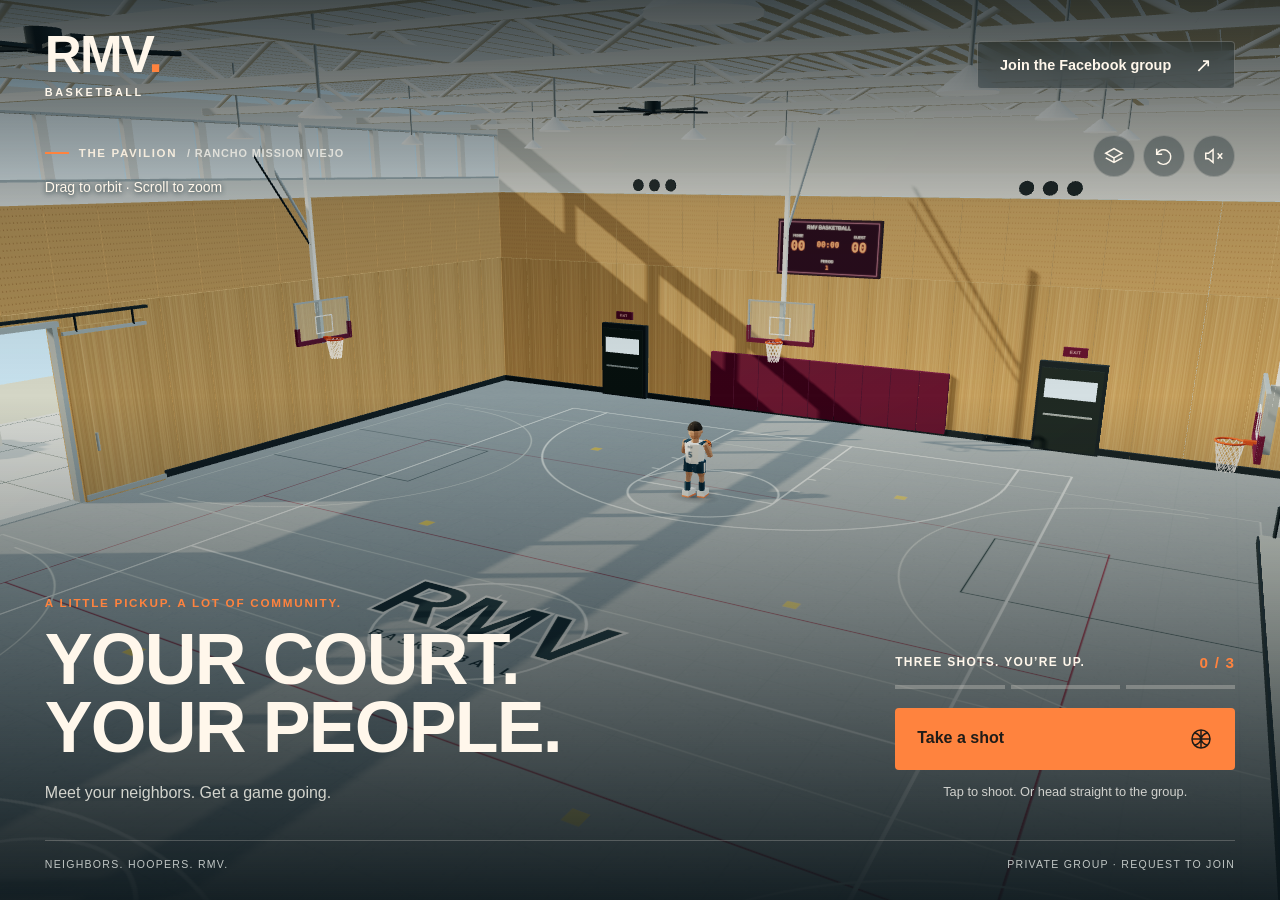
<file: index.html>
<!doctype html>
<html lang="en">
<head>
  <meta charset="utf-8">
  <!-- Google tag (gtag.js) -->
  <script async src="https://www.googletagmanager.com/gtag/js?id=G-855PPNGNJT"></script>
  <script>
    window.dataLayer = window.dataLayer || [];
    function gtag(){dataLayer.push(arguments);}
    gtag('js', new Date());

    gtag('config', 'G-855PPNGNJT');
  </script>
  <meta name="viewport" content="width=device-width, initial-scale=1, viewport-fit=cover">
  <meta name="theme-color" content="#172329">
  <meta name="rmv-build" content="2.0-open-gym">
  <meta name="description" content="RMV Basketball. Take a shot at the Pavilion, then connect with your Rancho Mission Viejo basketball community on Facebook.">
  <title>RMV Basketball | See you on the court</title>
  <link rel="icon" href="data:,">
  <link rel="stylesheet" href="styles.css?v=2">
  <script defer src="config.js?v=2"></script>
  <script defer src="assets/three.min.js"></script>
  <script defer src="court.js?v=2"></script>
</head>
<body>
  <main id="experience">
    <div class="court-backdrop" aria-hidden="true"></div>
    <canvas id="court" tabindex="0" aria-label="Pavilion 3D gym. Drag to orbit, pinch or scroll to zoom. Two-finger drag or shift-drag to move. Arrow keys rotate, plus and minus zoom, zero resets. Use Take a shot to shoot."></canvas>
    <div class="shade" aria-hidden="true"></div>

    <header class="masthead">
      <a class="brand" href="./" aria-label="RMV Basketball home">
        <img id="custom-logo" alt="RMV Basketball" hidden>
        <span id="wordmark"><strong>RMV<span class="brand-period">.</span></strong><span>BASKETBALL</span></span>
      </a>
      <a class="group-link join-link" href="https://www.facebook.com/groups/2160237271120966" target="_blank" rel="noopener noreferrer">Join the Facebook group <span aria-hidden="true">↗</span></a>
    </header>

    <div class="venue-label"><span class="label-rule" aria-hidden="true"></span> THE PAVILION <span class="venue-detail"> / RANCHO MISSION VIEJO</span></div>

    <div class="view-tools" role="group" aria-label="Court controls">
      <button id="view-button" class="icon-button" type="button" aria-label="Switch to courtside camera" title="Change camera" disabled>
        <svg viewBox="0 0 24 24" fill="none" stroke="currentColor" stroke-width="1.6" aria-hidden="true"><path d="m3 9 9-5 9 5-9 5-9-5Z M3 14l9 5 9-5 M12 14v5"/></svg>
      </button>
      <button id="reset-view" class="icon-button" type="button" aria-label="Reset camera to the wide view" title="Reset view" disabled>
        <svg viewBox="0 0 24 24" fill="none" stroke="currentColor" stroke-width="1.6" aria-hidden="true"><path d="M4 10a8 8 0 1 1 1 8M4 4v6h6"/></svg>
      </button>
      <button id="sound-button" class="icon-button" type="button" aria-label="Turn sound on" aria-pressed="false" title="Sound off">
        <svg viewBox="0 0 24 24" fill="none" stroke="currentColor" stroke-width="1.6" aria-hidden="true"><path d="M11 5 6 9H3v6h3l5 4V5Z"/><path id="sound-off-mark" d="m16 9 5 6m0-6-5 6"/><path id="sound-on-mark" d="M15 8a6 6 0 0 1 0 8m3-11a10 10 0 0 1 0 14" style="display:none"/></svg>
      </button>
    </div>
    <p class="orbit-hint" id="drag-hint">Drag to orbit · Scroll to zoom</p>

    <section class="bottom-panel" aria-label="Take a shot and join the community">
      <div class="intro">
        <p class="eyebrow">A LITTLE PICKUP. A LOT OF COMMUNITY.</p>
        <h1>Your court.<br> Your people.</h1>
        <p class="intro-detail">Meet your neighbors. Get a game going.</p>
      </div>
      <div class="play-panel">
        <div id="play-content">
          <div class="shot-heading"><span id="shot-label">THREE SHOTS. YOU’RE UP.</span><span id="shot-count" aria-label="0 of 3 shots made">0 / 3</span></div>
          <div class="shot-track" aria-hidden="true"><span></span><span></span><span></span></div>
          <button type="button" id="shoot-button" class="shoot-button" disabled><span id="shoot-text">Opening the gym…</span><svg viewBox="0 0 24 24" fill="none" stroke="currentColor" stroke-width="1.5" aria-hidden="true"><circle cx="12" cy="12" r="9"/><path d="M3 12h18M12 3v18M5.7 5.7c8 3 8 9.6 0 12.6m12.6-12.6c-8 3-8 9.6 0 12.6"/></svg></button>
          <p class="play-hint" id="play-hint">Tap to shoot. Or head straight to the group.</p>
        </div>
        <div id="success-content" hidden>
          <p class="eyebrow">THREE FOR THREE.</p>
          <h2>You’re ready to run.</h2>
          <a href="https://www.facebook.com/groups/2160237271120966" target="_blank" rel="noopener noreferrer" class="shoot-button join-link">Join the Facebook group <span aria-hidden="true">↗</span></a>
          <button id="play-again" class="text-button" type="button">Shoot again</button>
        </div>
      </div>
    </section>

    <footer class="footer"><span>NEIGHBORS. HOOPERS. RMV.</span><span>PRIVATE GROUP · REQUEST TO JOIN</span></footer>
    <div id="announcement" class="sr-only" role="status" aria-live="polite" aria-atomic="true"></div>
    <div id="shot-feedback" class="shot-feedback" aria-hidden="true"></div>
    <div id="notice" class="notice" role="status" hidden></div>
    <noscript><div class="no-script">Turn on JavaScript to play, or <a href="https://www.facebook.com/groups/2160237271120966">join our Facebook group</a>.</div></noscript>
  </main>

  <dialog id="join-dialog" aria-labelledby="join-title" aria-describedby="join-description">
    <button id="close-dialog" type="button" class="close-dialog" aria-label="Close">×</button>
    <p class="eyebrow">RMV BASKETBALL</p>
    <h2 id="join-title">See you on the court.</h2>
    <p id="join-description">The private Facebook group link hasn’t been added to this preview yet.</p>
    <p class="setup-note">The site owner can add it in <code>config.js</code>. Joining the group will still require approval on Facebook.</p>
    <button id="back-to-court" type="button" class="shoot-button">Back to the court</button>
  </dialog>
</body>
</html>
</file>
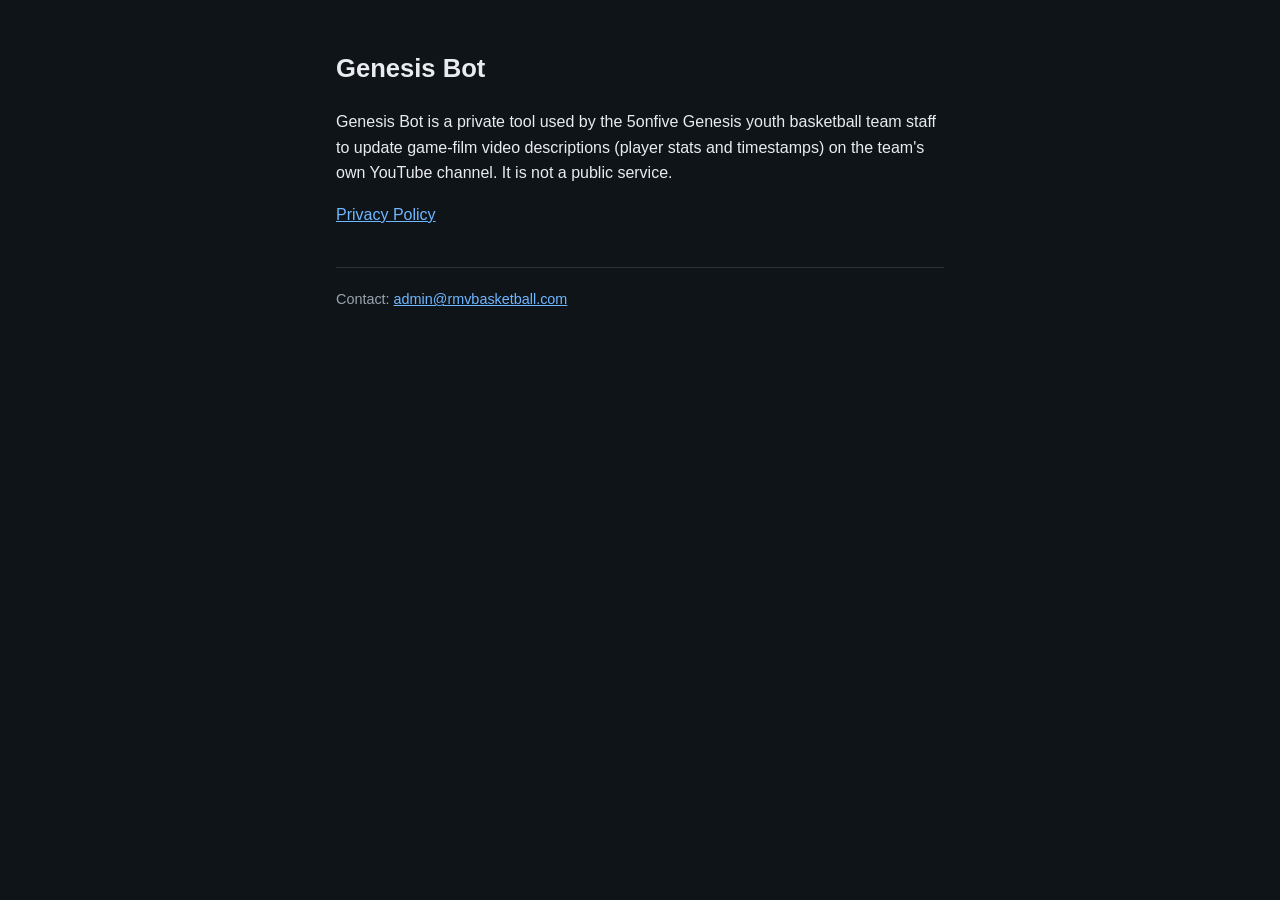
<file: genesis-bot/index.html>
<!doctype html>
<html lang="en">
<head>
<meta charset="utf-8">
<!-- Google tag (gtag.js) -->
<script async src="https://www.googletagmanager.com/gtag/js?id=G-855PPNGNJT"></script>
<script>
  window.dataLayer = window.dataLayer || [];
  function gtag(){dataLayer.push(arguments);}
  gtag('js', new Date());

  gtag('config', 'G-855PPNGNJT');
</script>
<meta name="viewport" content="width=device-width, initial-scale=1">
<title>Genesis Bot</title>
<meta name="robots" content="noindex">
<style>
  :root { color-scheme: light dark; }
  body {
    margin: 0;
    padding: 3rem 1.25rem;
    background: #0f1419;
    color: #e8ecef;
    font: 16px/1.6 -apple-system, BlinkMacSystemFont, "Segoe UI", Helvetica, Arial, sans-serif;
  }
  main {
    max-width: 38rem;
    margin: 0 auto;
  }
  h1 {
    font-size: 1.6rem;
    margin: 0 0 1.25rem;
  }
  p {
    margin: 0 0 1rem;
  }
  a {
    color: #6fb7ff;
  }
  footer {
    margin-top: 2.5rem;
    padding-top: 1.25rem;
    border-top: 1px solid rgba(255,255,255,.12);
    font-size: .9rem;
    color: #9aa4ad;
  }
</style>
</head>
<body>
<main>
  <h1>Genesis Bot</h1>
  <p>Genesis Bot is a private tool used by the 5onfive Genesis youth basketball team staff to update game-film video descriptions (player stats and timestamps) on the team's own YouTube channel. It is not a public service.</p>
  <p><a href="/genesis-bot/privacy">Privacy Policy</a></p>
  <footer>Contact: <a href="mailto:admin@rmvbasketball.com">admin@rmvbasketball.com</a></footer>
</main>
</body>
</html>
</file>
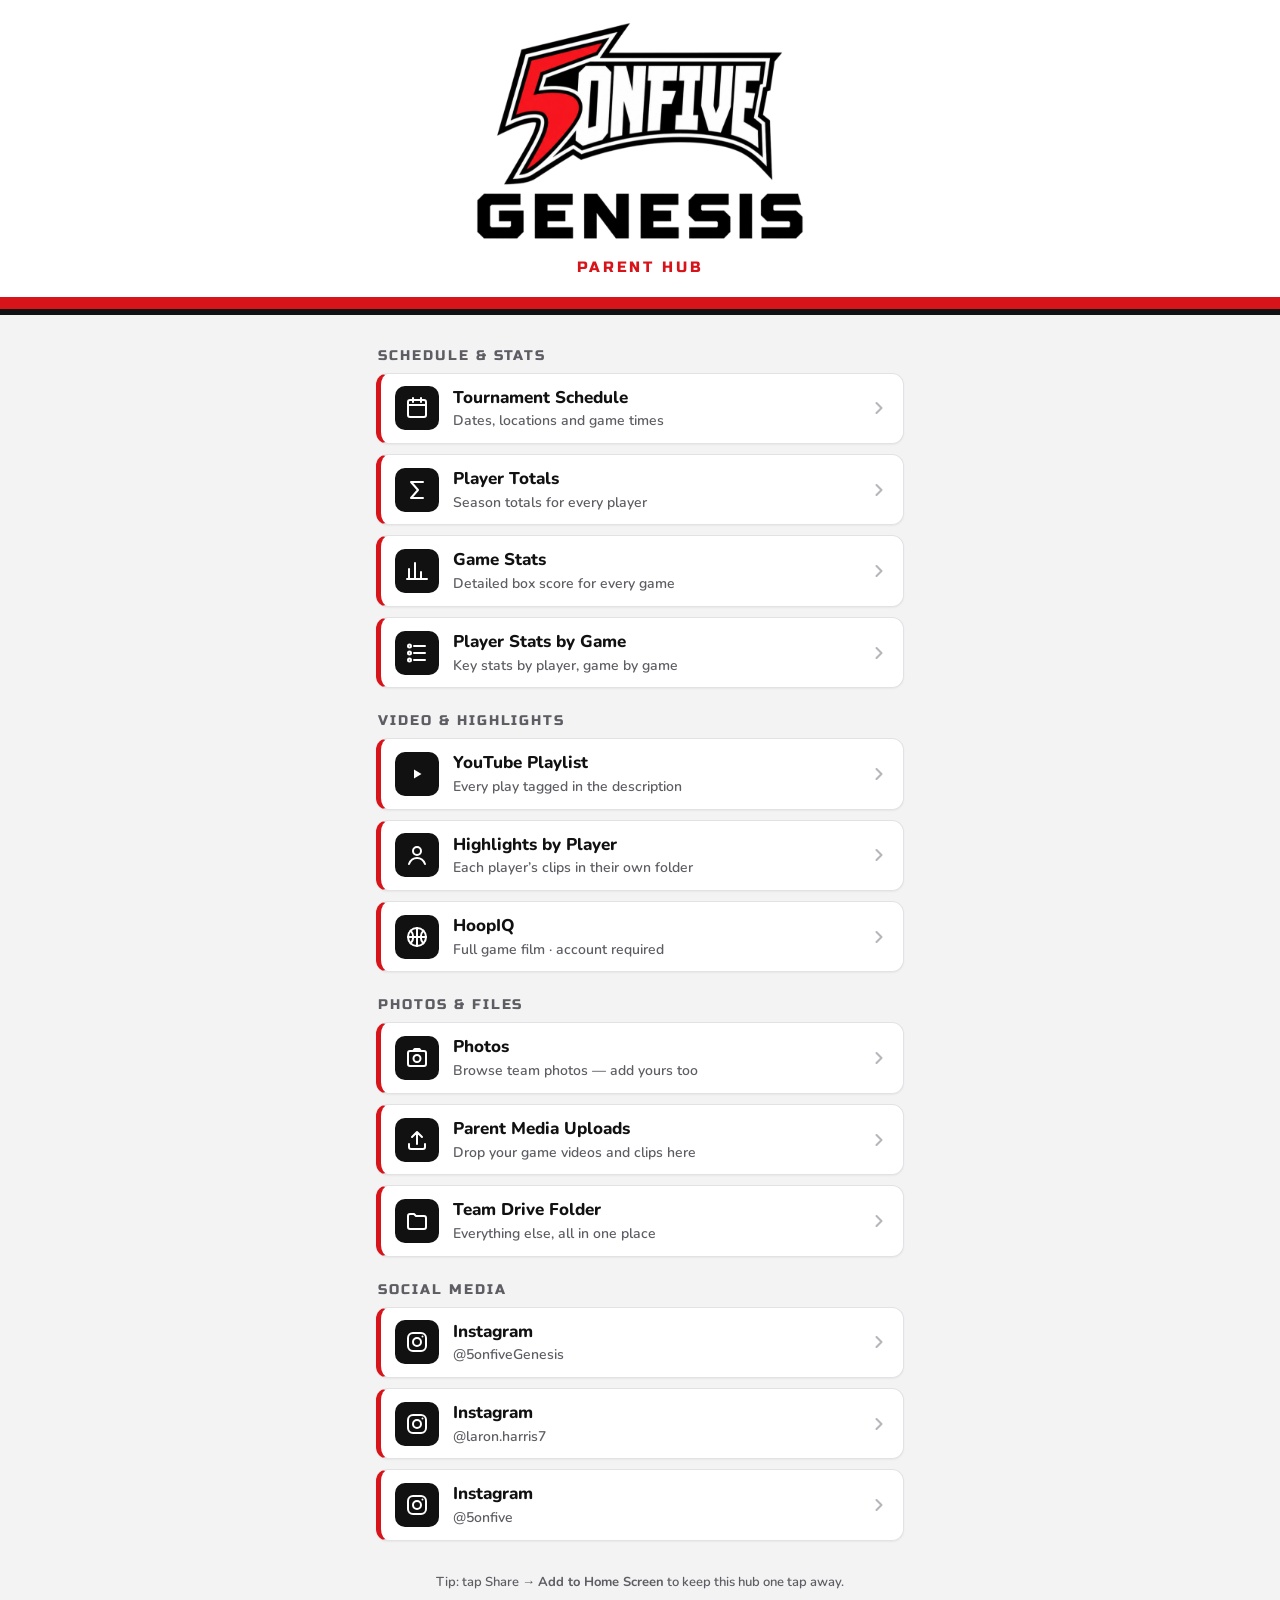
<file: genesis/index.html>
<!doctype html>
<html lang="en">
<head>
<meta charset="utf-8">
<!-- Google tag (gtag.js) -->
<script async src="https://www.googletagmanager.com/gtag/js?id=G-855PPNGNJT"></script>
<script>
  window.dataLayer = window.dataLayer || [];
  function gtag(){dataLayer.push(arguments);}
  gtag('js', new Date());

  gtag('config', 'G-855PPNGNJT');
</script>
<meta name="viewport" content="width=device-width, initial-scale=1, viewport-fit=cover">
<title>5onfive Genesis | Parent Hub</title>
<meta name="description" content="Schedule, stats, highlights and photos for 5onfive Genesis families.">
<meta name="robots" content="noindex">
<meta name="theme-color" content="#d7141a">
<link rel="icon" type="image/png" sizes="32x32" href="icon-32.png">
<link rel="icon" type="image/png" sizes="192x192" href="icon-192.png">
<link rel="apple-touch-icon" href="apple-touch-icon.png">
<meta property="og:title" content="5onfive Genesis | Parent Hub">
<meta property="og:description" content="Schedule, stats, highlights and photos for 5onfive Genesis families.">
<meta property="og:image" content="https://rmvbasketball.com/genesis/logo.png">
<link rel="preconnect" href="https://fonts.googleapis.com">
<link rel="preconnect" href="https://fonts.gstatic.com" crossorigin>
<link href="https://fonts.googleapis.com/css2?family=Russo+One&family=Nunito:wght@600;800&display=swap" rel="stylesheet">
<style>
  :root {
    --red: #d7141a;
    --red-dark: #a80e13;
    --ink: #111;
    --muted: #5d5d63;
    --bg: #f3f3f4;
    --card: #fff;
    --line: #e2e2e5;
  }
  * { box-sizing: border-box; }
  html { -webkit-text-size-adjust: 100%; }
  body {
    margin: 0;
    background: var(--bg);
    color: var(--ink);
    font: 600 16px/1.4 "Nunito", -apple-system, BlinkMacSystemFont, "Segoe UI", Helvetica, Arial, sans-serif;
  }
  header {
    background: #fff;
    border-bottom: 6px solid var(--ink);
    box-shadow: inset 0 -12px 0 var(--red);
    padding: max(20px, env(safe-area-inset-top)) 16px 34px;
    text-align: center;
  }
  header img {
    display: block;
    width: min(78vw, 340px);
    height: auto;
    margin: 0 auto;
  }
  .tag {
    margin: 10px 0 0;
    font: 15px/1 "Russo One", sans-serif;
    letter-spacing: .18em;
    text-transform: uppercase;
    color: var(--red);
  }
  .stats {
    max-width: 380px;
    margin: 16px auto 0;
    padding: 14px 16px;
    background: var(--ink);
    color: #fff;
    border-radius: 12px;
    border-bottom: 4px solid var(--red);
  }
  .stats[hidden] { display: none; }
  .stats-top {
    margin: 0;
    font: 22px/1.2 "Russo One", sans-serif;
    letter-spacing: .02em;
  }
  .stats-top span { color: #ff4a4f; }
  .stats p.sub {
    margin: 6px 0 0;
    font-size: 14px;
    color: #c9c9ce;
  }
  .stats p.sub b { color: #fff; font-weight: 800; }
  main {
    max-width: 560px;
    margin: 0 auto;
    padding: 8px 16px max(32px, env(safe-area-inset-bottom));
  }
  h2 {
    margin: 26px 2px 10px;
    font: 14px/1 "Russo One", sans-serif;
    letter-spacing: .14em;
    text-transform: uppercase;
    color: var(--muted);
  }
  ul { list-style: none; margin: 0; padding: 0; display: grid; gap: 10px; }
  a.link {
    display: flex;
    align-items: center;
    gap: 14px;
    min-height: 68px;
    padding: 12px 14px;
    background: var(--card);
    border: 1px solid var(--line);
    border-left: 5px solid var(--red);
    border-radius: 12px;
    color: inherit;
    text-decoration: none;
    box-shadow: 0 1px 2px rgba(0,0,0,.05);
    transition: transform .08s ease, box-shadow .15s ease;
    -webkit-tap-highlight-color: transparent;
  }
  a.link:hover { box-shadow: 0 4px 14px rgba(0,0,0,.09); }
  a.link:active { transform: scale(.985); background: #fafafa; }
  a.link:focus-visible { outline: 3px solid var(--red); outline-offset: 2px; }
  .ic {
    flex: none;
    display: grid;
    place-items: center;
    width: 44px;
    height: 44px;
    border-radius: 10px;
    background: var(--ink);
    color: #fff;
  }
  .ic svg { width: 24px; height: 24px; }
  .txt { flex: 1; min-width: 0; }
  .txt b {
    display: block;
    font-weight: 800;
    font-size: 17px;
  }
  .txt small {
    display: block;
    margin-top: 2px;
    font-size: 14px;
    color: var(--muted);
  }
  .go { flex: none; color: #b5b5ba; }
  .go svg { width: 20px; height: 20px; display: block; }
  footer {
    margin-top: 32px;
    text-align: center;
    font-size: 13px;
    color: var(--muted);
  }
  footer a { color: var(--muted); }
</style>
</head>
<body>
<header>
  <img src="logo.png" alt="5onfive Genesis" width="900" height="608">
  <p class="tag">Parent Hub</p>
  <section class="stats" id="stats" hidden aria-label="Team record">
    <p class="stats-top" id="stats-top"></p>
    <p class="sub" id="stats-last"></p>
    <p class="sub" id="stats-next"></p>
  </section>
</header>

<main>
  <h2>Schedule &amp; Stats</h2>
  <ul>
    <li><a class="link" data-resource-id="tournament_schedule" data-resource-name="Tournament Schedule" href="https://docs.google.com/spreadsheets/d/e/2PACX-1vRu1mfYznYUAy9sA20Zt8zdQ_U7P5Pwsdx9Coiqmq8VKDl9HMzajCp8z4xYgDdsR7TzJ9TImkvv5-pW/pubhtml?gid=1234132806&amp;single=true" target="_blank" rel="noopener">
      <span class="ic"><svg viewBox="0 0 24 24" fill="none" stroke="currentColor" stroke-width="2" stroke-linecap="round" stroke-linejoin="round"><rect x="3" y="4" width="18" height="17" rx="2"/><path d="M3 9h18M8 2v4M16 2v4"/></svg></span>
      <span class="txt"><b>Tournament Schedule</b><small>Dates, locations and game times</small></span>
      <span class="go"><svg viewBox="0 0 24 24" fill="none" stroke="currentColor" stroke-width="2.5" stroke-linecap="round" stroke-linejoin="round"><path d="M9 6l6 6-6 6"/></svg></span>
    </a></li>
    <li><a class="link" data-resource-id="player_totals" data-resource-name="Player Totals" href="https://docs.google.com/spreadsheets/d/1IJBvDpZnr4U_8tZpZ1Ian4axJaXi1-wY3WsWJtBFaB0/edit?gid=216998967#gid=216998967" target="_blank" rel="noopener">
      <span class="ic"><svg viewBox="0 0 24 24" fill="none" stroke="currentColor" stroke-width="2" stroke-linecap="round" stroke-linejoin="round"><path d="M18 4H6l7 8-7 8h12"/></svg></span>
      <span class="txt"><b>Player Totals</b><small>Season totals for every player</small></span>
      <span class="go"><svg viewBox="0 0 24 24" fill="none" stroke="currentColor" stroke-width="2.5" stroke-linecap="round" stroke-linejoin="round"><path d="M9 6l6 6-6 6"/></svg></span>
    </a></li>
    <li><a class="link" data-resource-id="game_stats" data-resource-name="Game Stats" href="https://docs.google.com/spreadsheets/d/1IJBvDpZnr4U_8tZpZ1Ian4axJaXi1-wY3WsWJtBFaB0/edit?gid=1626147551#gid=1626147551" target="_blank" rel="noopener">
      <span class="ic"><svg viewBox="0 0 24 24" fill="none" stroke="currentColor" stroke-width="2" stroke-linecap="round" stroke-linejoin="round"><path d="M4 20V10M10 20V4M16 20v-7M22 20H2"/></svg></span>
      <span class="txt"><b>Game Stats</b><small>Detailed box score for every game</small></span>
      <span class="go"><svg viewBox="0 0 24 24" fill="none" stroke="currentColor" stroke-width="2.5" stroke-linecap="round" stroke-linejoin="round"><path d="M9 6l6 6-6 6"/></svg></span>
    </a></li>
    <li><a class="link" data-resource-id="player_stats_by_game" data-resource-name="Player Stats by Game" href="https://docs.google.com/spreadsheets/d/1IJBvDpZnr4U_8tZpZ1Ian4axJaXi1-wY3WsWJtBFaB0/edit?gid=368082465#gid=368082465" target="_blank" rel="noopener">
      <span class="ic"><svg viewBox="0 0 24 24" fill="none" stroke="currentColor" stroke-width="2" stroke-linecap="round" stroke-linejoin="round"><path d="M9 5h11M9 12h11M9 19h11"/><circle cx="4.5" cy="5" r="1.5"/><circle cx="4.5" cy="12" r="1.5"/><circle cx="4.5" cy="19" r="1.5"/></svg></span>
      <span class="txt"><b>Player Stats by Game</b><small>Key stats by player, game by game</small></span>
      <span class="go"><svg viewBox="0 0 24 24" fill="none" stroke="currentColor" stroke-width="2.5" stroke-linecap="round" stroke-linejoin="round"><path d="M9 6l6 6-6 6"/></svg></span>
    </a></li>
  </ul>

  <h2>Video &amp; Highlights</h2>
  <ul>
    <li><a class="link" data-resource-id="youtube_playlist" data-resource-name="YouTube Playlist" href="https://www.youtube.com/playlist?list=PLYD8C1cKeXj8" target="_blank" rel="noopener">
      <span class="ic"><svg viewBox="0 0 24 24" fill="currentColor"><path d="M9 7.5v9l7.5-4.5z"/></svg></span>
      <span class="txt"><b>YouTube Playlist</b><small>Every play tagged in the description</small></span>
      <span class="go"><svg viewBox="0 0 24 24" fill="none" stroke="currentColor" stroke-width="2.5" stroke-linecap="round" stroke-linejoin="round"><path d="M9 6l6 6-6 6"/></svg></span>
    </a></li>
    <li><a class="link" data-resource-id="player_highlights" data-resource-name="Highlights by Player" href="https://drive.google.com/drive/folders/1Wk9XouaRnO8XKXpqp2Cbbs1EIx5ZUti7" target="_blank" rel="noopener">
      <span class="ic"><svg viewBox="0 0 24 24" fill="none" stroke="currentColor" stroke-width="2" stroke-linecap="round" stroke-linejoin="round"><circle cx="12" cy="8" r="4"/><path d="M4 21c1.5-4 4.5-6 8-6s6.5 2 8 6"/></svg></span>
      <span class="txt"><b>Highlights by Player</b><small>Each player&rsquo;s clips in their own folder</small></span>
      <span class="go"><svg viewBox="0 0 24 24" fill="none" stroke="currentColor" stroke-width="2.5" stroke-linecap="round" stroke-linejoin="round"><path d="M9 6l6 6-6 6"/></svg></span>
    </a></li>
    <li><a class="link" data-resource-id="hoopiq" data-resource-name="HoopIQ" href="https://www.hoopiq.ai/teams/9u-5onfive-genesis-3rd-grade-fec6a6" target="_blank" rel="noopener">
      <span class="ic"><svg viewBox="0 0 24 24" fill="none" stroke="currentColor" stroke-width="2" stroke-linecap="round" stroke-linejoin="round"><circle cx="12" cy="12" r="9"/><path d="M3 12h18M12 3v18M5.6 5.6c3.5 3.5 3.5 9.3 0 12.8M18.4 5.6c-3.5 3.5-3.5 9.3 0 12.8"/></svg></span>
      <span class="txt"><b>HoopIQ</b><small>Full game film &middot; account required</small></span>
      <span class="go"><svg viewBox="0 0 24 24" fill="none" stroke="currentColor" stroke-width="2.5" stroke-linecap="round" stroke-linejoin="round"><path d="M9 6l6 6-6 6"/></svg></span>
    </a></li>
  </ul>

  <h2>Photos &amp; Files</h2>
  <ul>
    <li><a class="link" data-resource-id="photos" data-resource-name="Photos" href="https://drive.google.com/drive/folders/1XebxAbqqfCRDYB5h-umUJcCZqZ1bGBGo" target="_blank" rel="noopener">
      <span class="ic"><svg viewBox="0 0 24 24" fill="none" stroke="currentColor" stroke-width="2" stroke-linecap="round" stroke-linejoin="round"><rect x="3" y="5" width="18" height="15" rx="2"/><circle cx="12" cy="12.5" r="3.5"/><path d="M8 5l1.5-2h5L16 5"/></svg></span>
      <span class="txt"><b>Photos</b><small>Browse team photos &mdash; add yours too</small></span>
      <span class="go"><svg viewBox="0 0 24 24" fill="none" stroke="currentColor" stroke-width="2.5" stroke-linecap="round" stroke-linejoin="round"><path d="M9 6l6 6-6 6"/></svg></span>
    </a></li>
    <li><a class="link" data-resource-id="media_uploads" data-resource-name="Parent Media Uploads" href="https://drive.google.com/drive/folders/17-MlHnLdk_bNa5anBGT7KfllnN1E2ANd?usp=sharing" target="_blank" rel="noopener">
      <span class="ic"><svg viewBox="0 0 24 24" fill="none" stroke="currentColor" stroke-width="2" stroke-linecap="round" stroke-linejoin="round"><path d="M12 16V4M7 9l5-5 5 5M4 16v3a2 2 0 0 0 2 2h12a2 2 0 0 0 2-2v-3"/></svg></span>
      <span class="txt"><b>Parent Media Uploads</b><small>Drop your game videos and clips here</small></span>
      <span class="go"><svg viewBox="0 0 24 24" fill="none" stroke="currentColor" stroke-width="2.5" stroke-linecap="round" stroke-linejoin="round"><path d="M9 6l6 6-6 6"/></svg></span>
    </a></li>
    <li><a class="link" data-resource-id="team_drive" data-resource-name="Team Drive Folder" href="https://drive.google.com/drive/folders/1rJV8hPYOsyaeI5cToEjPWz4FcU3yebGw" target="_blank" rel="noopener">
      <span class="ic"><svg viewBox="0 0 24 24" fill="none" stroke="currentColor" stroke-width="2" stroke-linecap="round" stroke-linejoin="round"><path d="M3 7a2 2 0 0 1 2-2h4l2 2h8a2 2 0 0 1 2 2v9a2 2 0 0 1-2 2H5a2 2 0 0 1-2-2z"/></svg></span>
      <span class="txt"><b>Team Drive Folder</b><small>Everything else, all in one place</small></span>
      <span class="go"><svg viewBox="0 0 24 24" fill="none" stroke="currentColor" stroke-width="2.5" stroke-linecap="round" stroke-linejoin="round"><path d="M9 6l6 6-6 6"/></svg></span>
    </a></li>
  </ul>

  <h2>Social Media</h2>
  <ul>
    <li><a class="link" data-resource-id="instagram_5onfivegenesis" data-resource-name="Instagram (@5onfiveGenesis)" href="https://www.instagram.com/5onfiveGenesis" target="_blank" rel="noopener">
      <span class="ic"><svg viewBox="0 0 24 24" fill="none" stroke="currentColor" stroke-width="2" stroke-linecap="round" stroke-linejoin="round"><rect x="3" y="3" width="18" height="18" rx="5"/><circle cx="12" cy="12" r="4"/><circle cx="17.5" cy="6.5" r="1" fill="currentColor" stroke="none"/></svg></span>
      <span class="txt"><b>Instagram</b><small>@5onfiveGenesis</small></span>
      <span class="go"><svg viewBox="0 0 24 24" fill="none" stroke="currentColor" stroke-width="2.5" stroke-linecap="round" stroke-linejoin="round"><path d="M9 6l6 6-6 6"/></svg></span>
    </a></li>
    <li><a class="link" data-resource-id="instagram_laron_harris7" data-resource-name="Instagram (@laron.harris7)" href="https://www.instagram.com/laron.harris7" target="_blank" rel="noopener">
      <span class="ic"><svg viewBox="0 0 24 24" fill="none" stroke="currentColor" stroke-width="2" stroke-linecap="round" stroke-linejoin="round"><rect x="3" y="3" width="18" height="18" rx="5"/><circle cx="12" cy="12" r="4"/><circle cx="17.5" cy="6.5" r="1" fill="currentColor" stroke="none"/></svg></span>
      <span class="txt"><b>Instagram</b><small>@laron.harris7</small></span>
      <span class="go"><svg viewBox="0 0 24 24" fill="none" stroke="currentColor" stroke-width="2.5" stroke-linecap="round" stroke-linejoin="round"><path d="M9 6l6 6-6 6"/></svg></span>
    </a></li>
    <li><a class="link" data-resource-id="instagram_5onfive" data-resource-name="Instagram (@5onfive)" href="https://www.instagram.com/5onfive" target="_blank" rel="noopener">
      <span class="ic"><svg viewBox="0 0 24 24" fill="none" stroke="currentColor" stroke-width="2" stroke-linecap="round" stroke-linejoin="round"><rect x="3" y="3" width="18" height="18" rx="5"/><circle cx="12" cy="12" r="4"/><circle cx="17.5" cy="6.5" r="1" fill="currentColor" stroke="none"/></svg></span>
      <span class="txt"><b>Instagram</b><small>@5onfive</small></span>
      <span class="go"><svg viewBox="0 0 24 24" fill="none" stroke="currentColor" stroke-width="2.5" stroke-linecap="round" stroke-linejoin="round"><path d="M9 6l6 6-6 6"/></svg></span>
    </a></li>
  </ul>

  <footer>Tip: tap Share &rarr; <b>Add to Home Screen</b> to keep this hub one tap away.</footer>
</main>
<script>
// Stats strip: row 1 of the published sheet is headers, row 2 is values.
// Any failure (network, CORS, bad data) leaves the strip hidden.
(function () {
  var CSV = "https://docs.google.com/spreadsheets/d/e/2PACX-1vRu1mfYznYUAy9sA20Zt8zdQ_U7P5Pwsdx9Coiqmq8VKDl9HMzajCp8z4xYgDdsR7TzJ9TImkvv5-pW/pub?gid=862729038&single=true&output=csv";

  // RFC 4180-style parser: quoted fields may hold commas, newlines and "" escapes.
  function parseCSV(text) {
    var rows = [], row = [], field = "", q = false, i = 0, c;
    text = text.replace(/^﻿/, "");
    while (i < text.length) {
      c = text[i++];
      if (q) {
        if (c === '"') {
          if (text[i] === '"') { field += '"'; i++; } else q = false;
        } else field += c;
      } else if (c === '"') q = true;
      else if (c === ",") { row.push(field); field = ""; }
      else if (c === "\n" || c === "\r") {
        if (c === "\r" && text[i] === "\n") i++;
        row.push(field); rows.push(row); row = []; field = "";
      } else field += c;
    }
    if (field || row.length) { row.push(field); rows.push(row); }
    return rows;
  }

  function line(el, label, parts, sep) {
    parts = parts.filter(Boolean);
    if (!parts.length) { el.hidden = true; return; }
    var b = document.createElement("b");
    b.textContent = label + ": ";
    el.appendChild(b);
    el.appendChild(document.createTextNode(parts.join(sep)));
  }

  // Keep the strip to one line: first three words, minus a dangling "&" or "-".
  function shortName(s) {
    return s.split(/\s+/).slice(0, 3).join(" ").replace(/\s+[&\-–—]$/, "");
  }

  var opts = { cache: "no-store" };
  if (window.AbortSignal && AbortSignal.timeout) opts.signal = AbortSignal.timeout(8000);
  fetch(CSV + "&t=" + Date.now(), opts)
    .then(function (r) { if (!r.ok) throw r.status; return r.text(); })
    .then(function (text) {
      var rows = parseCSV(text);
      if (rows.length < 2) return;
      var d = {};
      rows[0].forEach(function (h, k) { d[h.trim()] = (rows[1][k] || "").trim(); });
      if (!d.Trophies && !d.Record) return;

      var top = document.getElementById("stats-top");
      top.appendChild(document.createTextNode("🏆 " + (d.Trophies || "0") + " · Record "));
      var rec = document.createElement("span");
      rec.textContent = d.Record || "–";
      top.appendChild(rec);
      // Prefer the per-tournament summary; fall back to the single last game
      // until the sheet has the Last Tournament / Last Weekend columns.
      var last = document.getElementById("stats-last");
      if (d["Last Tournament"]) line(last, "Last", [shortName(d["Last Tournament"]), d["Last Weekend"]], " ");
      else line(last, "Last", [d["Last Game"], d["Last Result"]], " — ");
      line(document.getElementById("stats-next"), "Next", [d["Next Tournament"], d["Next Dates"]], ", ");
      document.getElementById("stats").hidden = false;
    })
    .catch(function () {});
})();
</script>
<script>
// Genesis resource-click tracking: one delegated listener covers every
// [data-resource-id] link, including nested icon/text spans (event bubbling)
// and keyboard activation (Enter on a focused link fires a native "click"
// too). Never blocks navigation -- no preventDefault/stopPropagation, so
// GA4 Enhanced Measurement's own outbound-click "click" event still fires
// independently alongside this one.
(function () {
  function stripQuery(url) {
    try {
      var u = new URL(url, location.href);
      return u.origin + u.pathname;
    } catch (e) { return url; }
  }
  document.addEventListener("click", function (e) {
    try {
      var link = e.target.closest && e.target.closest("[data-resource-id]");
      if (!link || !window.gtag) return;
      var dest = link.href || "";
      var external = true;
      try { external = new URL(dest, location.href).hostname !== location.hostname; } catch (e2) {}
      gtag("event", "genesis_resource_click", {
        resource_id: link.dataset.resourceId,
        resource_name: link.dataset.resourceName,
        destination_url: stripQuery(dest),
        link_type: external ? "external" : "internal"
      });
    } catch (e3) {}
  });
})();
</script>
</body>
</html>
</file>
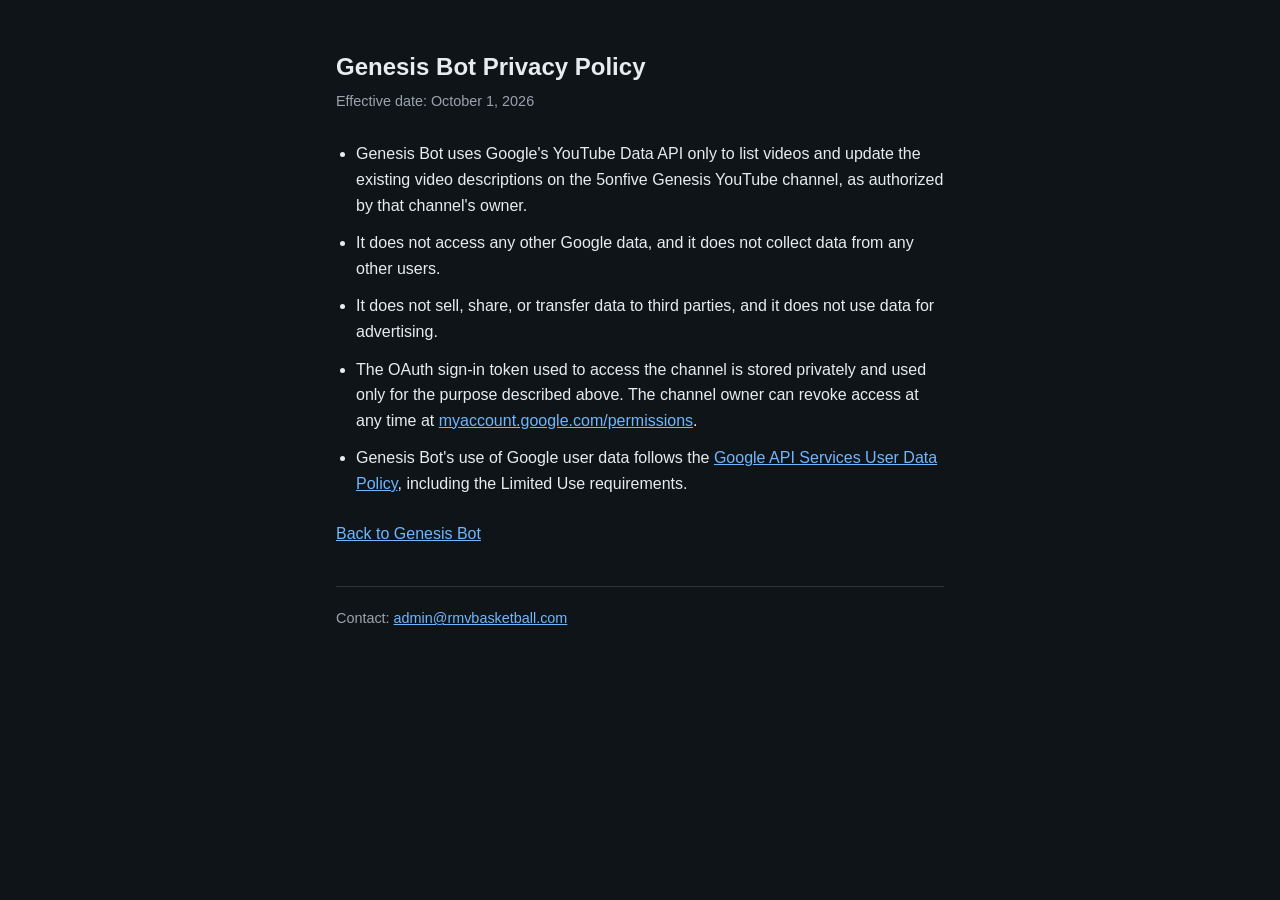
<file: genesis-bot/privacy/index.html>
<!doctype html>
<html lang="en">
<head>
<meta charset="utf-8">
<!-- Google tag (gtag.js) -->
<script async src="https://www.googletagmanager.com/gtag/js?id=G-855PPNGNJT"></script>
<script>
  window.dataLayer = window.dataLayer || [];
  function gtag(){dataLayer.push(arguments);}
  gtag('js', new Date());

  gtag('config', 'G-855PPNGNJT');
</script>
<meta name="viewport" content="width=device-width, initial-scale=1">
<title>Genesis Bot Privacy Policy</title>
<meta name="robots" content="noindex">
<style>
  :root { color-scheme: light dark; }
  body {
    margin: 0;
    padding: 3rem 1.25rem;
    background: #0f1419;
    color: #e8ecef;
    font: 16px/1.6 -apple-system, BlinkMacSystemFont, "Segoe UI", Helvetica, Arial, sans-serif;
  }
  main {
    max-width: 38rem;
    margin: 0 auto;
  }
  h1 {
    font-size: 1.5rem;
    margin: 0 0 .25rem;
  }
  .effective {
    color: #9aa4ad;
    font-size: .9rem;
    margin: 0 0 1.75rem;
  }
  p {
    margin: 0 0 1rem;
  }
  ul {
    margin: 0 0 1.5rem;
    padding-left: 1.25rem;
  }
  li {
    margin: 0 0 .75rem;
  }
  a {
    color: #6fb7ff;
  }
  footer {
    margin-top: 2.5rem;
    padding-top: 1.25rem;
    border-top: 1px solid rgba(255,255,255,.12);
    font-size: .9rem;
    color: #9aa4ad;
  }
</style>
</head>
<body>
<main>
  <h1>Genesis Bot Privacy Policy</h1>
  <p class="effective">Effective date: October 1, 2026</p>

  <ul>
    <li>Genesis Bot uses Google's YouTube Data API only to list videos and update the existing video descriptions on the 5onfive Genesis YouTube channel, as authorized by that channel's owner.</li>
    <li>It does not access any other Google data, and it does not collect data from any other users.</li>
    <li>It does not sell, share, or transfer data to third parties, and it does not use data for advertising.</li>
    <li>The OAuth sign-in token used to access the channel is stored privately and used only for the purpose described above. The channel owner can revoke access at any time at <a href="https://myaccount.google.com/permissions" target="_blank" rel="noopener noreferrer">myaccount.google.com/permissions</a>.</li>
    <li>Genesis Bot's use of Google user data follows the <a href="https://developers.google.com/terms/api-services-user-data-policy" target="_blank" rel="noopener noreferrer">Google API Services User Data Policy</a>, including the Limited Use requirements.</li>
  </ul>

  <p><a href="/genesis-bot/">Back to Genesis Bot</a></p>

  <footer>Contact: <a href="mailto:admin@rmvbasketball.com">admin@rmvbasketball.com</a></footer>
</main>
</body>
</html>
</file>
<file: styles.css>
:root{color-scheme:dark;--paper:#fff7eb;--muted:#d3d4cd;--orange:#ff833e;--ink:#172329;--line:rgba(255,247,235,.22);font-family:Arial,Helvetica,sans-serif;font-synthesis:none}
*{box-sizing:border-box}html,body{margin:0;min-height:100%;background:var(--ink)}button,a{-webkit-tap-highlight-color:transparent}button{font:inherit}a{color:inherit}button,a{touch-action:manipulation}button{cursor:pointer}button:disabled{cursor:wait}button:focus-visible,a:focus-visible{outline:3px solid #ffb878;outline-offset:6px}button, a{transition:background .18s,color .18s,opacity .18s,transform .18s}[hidden]{display:none!important}
#experience{position:relative;isolation:isolate;height:100svh;min-height:660px;overflow:hidden;color:var(--paper);background:#172329}#court,.court-backdrop,.shade{position:absolute;inset:0;width:100%;height:100%}#court{z-index:-2;display:block;touch-action:pan-y;opacity:0;transition:opacity 1s}body.ready #court{opacity:1}.court-backdrop{z-index:-3;background:#172329 url('assets/pavilion.jpg') center/cover no-repeat;filter:brightness(.62)}.shade{z-index:-1;pointer-events:none;background:linear-gradient(180deg,rgba(9,20,25,.72) 0%,rgba(9,20,25,.15) 23%,transparent 44%,rgba(9,20,25,.35) 66%,rgba(9,20,25,.93) 100%)}
.masthead{position:absolute;top:max(32px,env(safe-area-inset-top));left:3.5%;right:3.5%;display:flex;align-items:center;justify-content:space-between;gap:24px}.brand{text-decoration:none;flex-shrink:0}.brand strong{font-family:Impact,'Arial Narrow',Arial,sans-serif;font-size:3.2rem;letter-spacing:-.035em;line-height:.9;display:block}.brand-period{color:var(--orange)}#wordmark>span{font-size:.68rem;font-weight:700;letter-spacing:.23em;display:block;margin-top:8px}.brand img{max-width:145px;max-height:90px;object-fit:contain}.group-link{display:flex;align-items:center;gap:24px;text-decoration:none;font-size:.9rem;font-weight:600;min-height:48px;padding:0 22px;border:1px solid var(--line);border-radius:4px;background:rgba(14,28,33,.34);backdrop-filter:blur(10px)}.group-link span{font-size:1.25rem}.group-link:hover{background:var(--paper);color:var(--ink);border-color:var(--paper)}
.venue-label{position:absolute;left:3.5%;top:147px;display:flex;align-items:center;gap:10px;font-size:.72rem;letter-spacing:.14em;font-weight:600;color:#f4ebdc}.label-rule{display:block;width:24px;height:2px;background:var(--orange)}.venue-detail{color:#dfdfd9;font-size:.68rem;letter-spacing:.08em}.view-tools{position:absolute;right:3.5%;top:135px;display:flex;gap:8px}.icon-button{width:42px;height:42px;border:1px solid var(--line);border-radius:50%;display:grid;place-items:center;background:rgba(12,29,36,.35);color:var(--paper);backdrop-filter:blur(8px)}.icon-button:hover{background:rgba(255,247,235,.15)}.icon-button svg{width:22px;height:22px}
.bottom-panel{position:absolute;left:3.5%;right:3.5%;bottom:95px;display:flex;align-items:flex-end;justify-content:space-between;gap:40px;pointer-events:none}.intro,.play-panel{pointer-events:auto}.eyebrow{font-size:.73rem;letter-spacing:.15em;line-height:1.6;font-weight:700;margin:0 0 14px;color:var(--orange)}h1{font-family:Impact,'Arial Narrow','Helvetica Neue',Arial,sans-serif;text-transform:uppercase;font-size:clamp(3.3rem,5.6vw,6.8rem);font-weight:900;letter-spacing:-.025em;line-height:.94;margin:0}.intro-detail{font-size:1rem;color:var(--muted);line-height:1.5;margin:20px 0 0}.play-panel{width:340px;flex-shrink:0;padding-bottom:3px}.shot-heading{display:flex;align-items:center;justify-content:space-between;gap:16px;font-size:.75rem;letter-spacing:.11em;font-weight:700}.shot-heading #shot-count{font-size:.95rem;font-variant-numeric:tabular-nums;letter-spacing:.08em;color:var(--orange)}.shot-track{display:flex;gap:6px;margin:14px 0 19px}.shot-track span{height:4px;flex:1;background:rgba(255,247,235,.25);transition:background .25s,box-shadow .25s}.shot-track span.made{background:var(--orange);box-shadow:0 0 10px #ff833e44}.shoot-button{border:0;background:var(--orange);border-radius:4px;color:#201c18;text-decoration:none;padding:19px 22px;min-height:62px;width:100%;display:flex;justify-content:space-between;align-items:center;gap:18px;font-size:1rem;font-weight:700;line-height:1.3;text-align:left}.shoot-button svg{width:24px;height:24px;flex-shrink:0}.shoot-button:hover:not(:disabled){background:#ff9d60;transform:translateY(-2px)}.shoot-button:active:not(:disabled){transform:translateY(0)}.shoot-button:disabled{background:#d48858;color:#241f1c}.play-hint{font-size:.8rem;color:#d0d1cd;text-align:center;line-height:1.6;margin:12px 0 0}.play-panel h2{font-size:1.6rem;letter-spacing:-.04em;margin:0 0 18px;line-height:1.15}.play-panel .eyebrow{margin-bottom:6px}.text-button{display:block;margin:10px auto 0;min-height:32px;font-size:.85rem;text-decoration:underline;text-underline-offset:4px;color:var(--muted);background:none;border:0;padding:3px 12px}
.footer{position:absolute;bottom:max(30px,env(safe-area-inset-bottom));left:3.5%;right:3.5%;border-top:1px solid var(--line);padding-top:17px;display:flex;justify-content:space-between;align-items:center;gap:24px;font-size:.66rem;letter-spacing:.12em;color:#c0c6c4}.drag-hint{letter-spacing:.03em;text-transform:none;font-size:.75rem;color:#d1d5d2}.shot-feedback{position:absolute;top:31%;left:50%;transform:translate(-50%,10px);font-family:Impact,'Arial Narrow',Arial,sans-serif;letter-spacing:.02em;font-size:clamp(2.2rem,4vw,4.2rem);line-height:1;opacity:0;color:var(--paper);text-shadow:0 3px 22px #081a26b0;pointer-events:none;transition:opacity .2s,transform .4s}.shot-feedback.visible{opacity:1;transform:translate(-50%,-10px)}.notice{position:absolute;left:50%;top:200px;transform:translateX(-50%);width:min(440px,90%);padding:14px 20px;border:1px solid var(--line);border-radius:6px;background:#172329ee;color:var(--paper);font-size:.88rem;line-height:1.5;text-align:center}.no-script{position:absolute;top:220px;left:5%;right:5%;padding:20px;background:var(--ink);text-align:center}.sr-only{position:absolute!important;width:1px;height:1px;padding:0;margin:-1px;overflow:hidden;clip:rect(0,0,0,0);white-space:nowrap;border:0}
dialog{background:#172329;color:var(--paper);border:1px solid var(--line);border-radius:12px;padding:42px;width:min(480px,calc(100% - 36px));box-shadow:0 20px 100px #0008}dialog::backdrop{background:#05151ccc;backdrop-filter:blur(5px)}dialog h2{font-size:1.85rem;letter-spacing:-.04em;line-height:1.12;margin:0 0 22px}dialog p{line-height:1.65;font-size:1rem}.setup-note{color:#bac5c5;font-size:.9rem}dialog code{color:#ffd2b7}.close-dialog{position:absolute;right:14px;top:12px;border:0;background:none;color:var(--paper);font-size:1.8rem;width:36px;height:36px}.setup-note+.shoot-button{margin-top:25px}
@media(min-width:1600px){.play-panel{width:390px}.bottom-panel{bottom:115px}}
@media(max-width:900px){.venue-detail{display:none}.bottom-panel{gap:25px}.play-panel{width:305px}h1{font-size:3.5rem}.eyebrow{font-size:.66rem}.intro-detail{font-size:.9rem}.drag-hint{display:none}}
@media(max-width:640px){#experience{min-height:720px}.masthead{top:max(24px,env(safe-area-inset-top));left:6%;right:6%;gap:15px}.brand strong{font-size:2.7rem}#wordmark>span{font-size:.58rem;letter-spacing:.17em;margin-top:7px}.group-link{font-size:.8rem;gap:12px;padding:0 13px;min-height:44px;max-width:225px;line-height:1.35}.group-link span{font-size:1.15rem}.brand img{max-width:104px;max-height:70px}.venue-label{left:6%;top:111px;font-size:.65rem;gap:8px}.label-rule{width:17px}.view-tools{right:6%;top:105px;gap:6px}.icon-button{width:35px;height:35px}.icon-button svg{width:19px;height:19px}.bottom-panel{left:6%;right:6%;bottom:67px;display:block}.intro{margin-bottom:23px;max-width:100%}.intro .eyebrow{display:none}h1{font-size:2.55rem;letter-spacing:-.015em;line-height:.98}h1 br{display:none}h1 br::after{content:' '}.intro-detail{font-size:.86rem;margin-top:9px;line-height:1.4}.play-panel{width:100%;padding:0}.shot-heading{font-size:.68rem}.shot-track{margin:10px 0 12px}.shoot-button{min-height:56px;padding:15px 19px}.play-hint{margin-top:9px;font-size:.73rem}.footer{left:6%;right:6%;bottom:max(18px,env(safe-area-inset-bottom));padding-top:14px;font-size:.53rem;gap:10px;letter-spacing:.06em}.shade{background:linear-gradient(180deg,#091419b8 0%,#09141912 25%,transparent 43%,#09141936 53%,#091419ee 100%)}.shot-feedback{top:27%}.play-panel h2{font-size:1.45rem;margin-bottom:13px}.notice{top:155px}.text-button{margin-top:8px}}
@media(max-width:380px){h1{font-size:2.3rem}.group-link{max-width:180px}.footer{letter-spacing:0}.masthead{gap:10px}}
@media(max-height:700px) and (min-width:641px){#experience{min-height:570px}.masthead{top:22px}.venue-label{top:112px}.view-tools{top:100px}.bottom-panel{bottom:80px}h1{font-size:3rem}.intro-detail{margin-top:12px}.footer{bottom:22px}.play-panel{width:300px}}
@media(prefers-reduced-motion:reduce){*,*::before,*::after{transition:none!important;animation:none!important}}

/* Version 2: direct manipulation of the 3D court, including touch gestures. */
#court{touch-action:none;cursor:grab}#court:active{cursor:grabbing}
#court:focus-visible{outline:2px solid #ffb878;outline-offset:-5px}
.orbit-hint{position:absolute;left:3.5%;top:177px;margin:0;font-size:.875rem;line-height:1.5;color:#fff7eb;pointer-events:none;text-shadow:0 1px 5px #15252b}
@media(max-width:640px){.orbit-hint{left:6%;top:153px;font-size:.8rem}.view-tools{gap:6px}}
@media(max-height:700px) and (min-width:641px){.orbit-hint{top:151px}}
</file>
